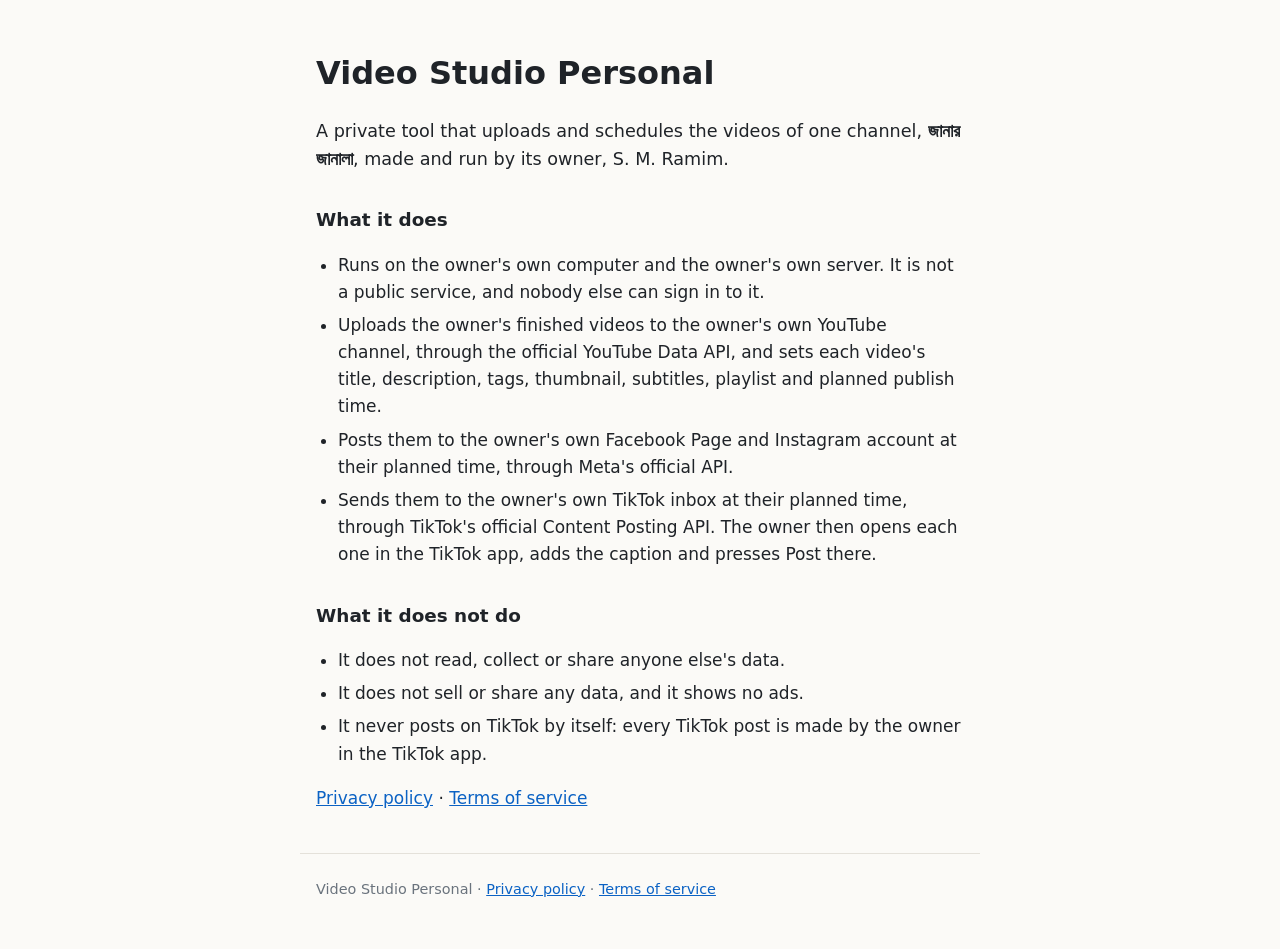
<file: index.html>
<!doctype html>
<html lang="en">
<head>
<meta charset="utf-8">
<meta name="viewport" content="width=device-width, initial-scale=1">
<title>Video Studio Personal</title>
<meta name="description" content="Video Studio Personal: a private tool that uploads and schedules videos to the owner's own YouTube channel, Facebook Page, Instagram and TikTok.">
<link rel="stylesheet" href="style.css">
</head>
<body>
<main>
  <h1>Video Studio Personal</h1>
  <p class="lead">A private tool that uploads and schedules the videos of one channel,
    <strong>জানার জানালা</strong>, made and run by its owner, S. M. Ramim.</p>

  <h2>What it does</h2>
  <ul>
    <li>Runs on the owner's own computer and the owner's own server. It is not a public service, and nobody
      else can sign in to it.</li>
    <li>Uploads the owner's finished videos to the owner's own YouTube channel, through the official YouTube Data API,
      and sets each video's title, description, tags, thumbnail, subtitles, playlist and planned publish time.</li>
    <li>Posts them to the owner's own Facebook Page and Instagram account at their planned time, through Meta's official API.</li>
    <li>Sends them to the owner's own TikTok inbox at their planned time, through TikTok's official Content Posting API.
      The owner then opens each one in the TikTok app, adds the caption and presses Post there.</li>
  </ul>

  <h2>What it does not do</h2>
  <ul>
    <li>It does not read, collect or share anyone else's data.</li>
    <li>It does not sell or share any data, and it shows no ads.</li>
    <li>It never posts on TikTok by itself: every TikTok post is made by the owner in the TikTok app.</li>
  </ul>

  <p><a href="privacy.html">Privacy policy</a> · <a href="terms.html">Terms of service</a></p>
</main>
<footer>Video Studio Personal · <a href="privacy.html">Privacy policy</a> · <a href="terms.html">Terms of service</a></footer>
</body>
</html>
</file>
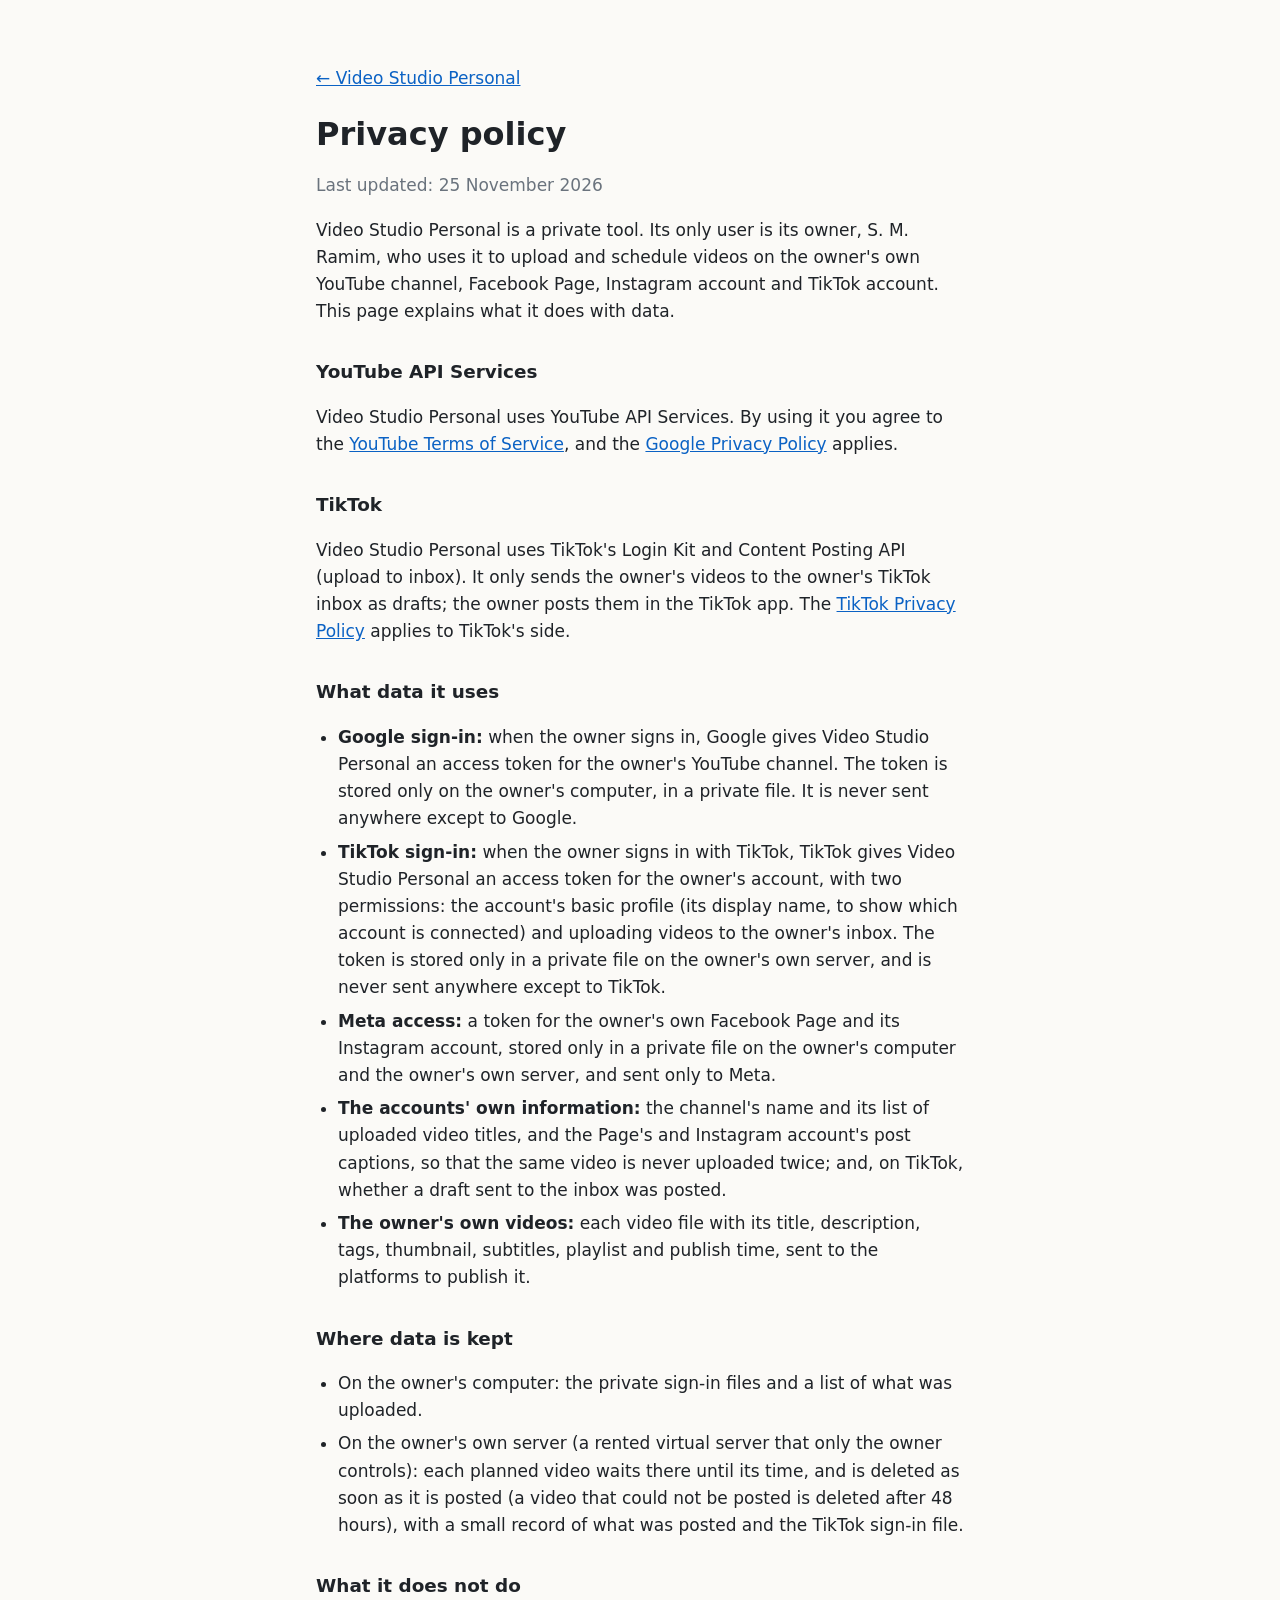
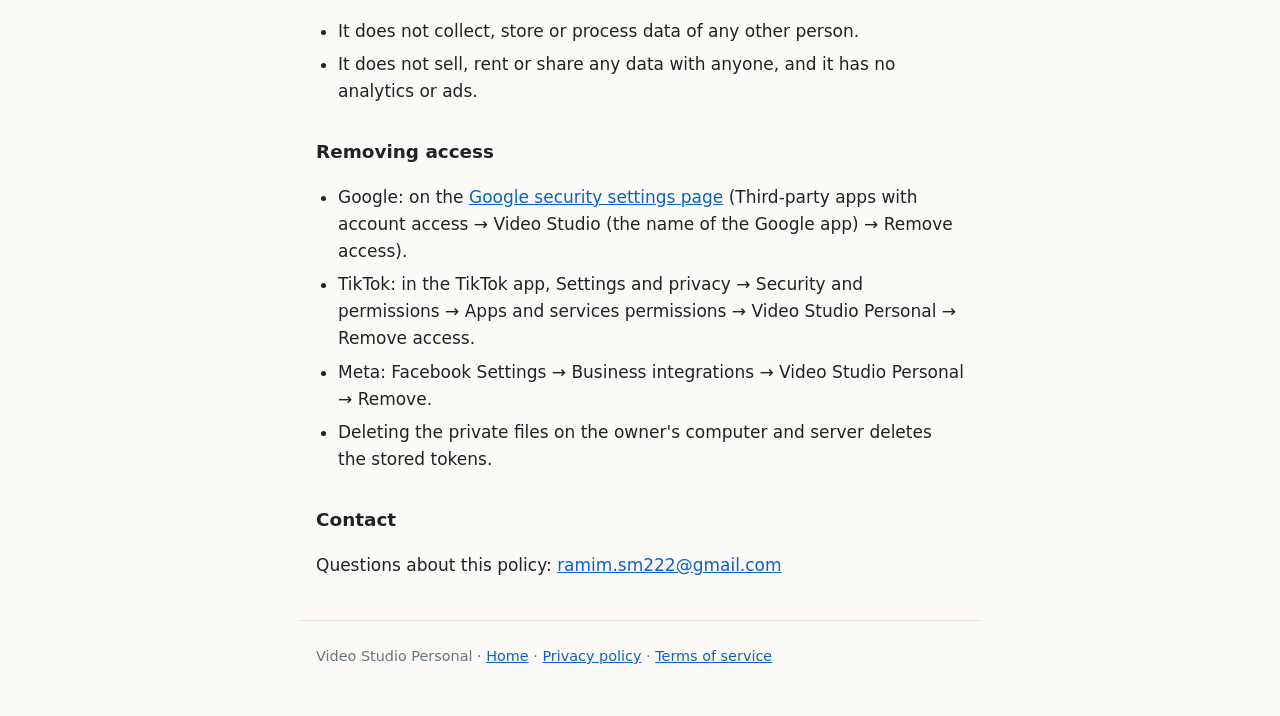
<file: privacy.html>
<!doctype html>
<html lang="en">
<head>
<meta charset="utf-8">
<meta name="viewport" content="width=device-width, initial-scale=1">
<title>Video Studio Personal Privacy</title>
<meta name="description" content="Privacy policy of Video Studio Personal, a private tool that uploads the owner's own videos to YouTube, Facebook, Instagram and TikTok.">
<link rel="stylesheet" href="style.css">
</head>
<body>
<main>
  <p><a href="index.html">← Video Studio Personal</a></p>
  <h1>Privacy policy</h1>
  <p class="muted">Last updated: 25 November 2026</p>

  <p>Video Studio Personal is a private tool. Its only user is its owner, S. M. Ramim, who uses it to upload and
    schedule videos on the owner's own YouTube channel, Facebook Page, Instagram account and TikTok account.
    This page explains what it does with data.</p>

  <h2>YouTube API Services</h2>
  <p>Video Studio Personal uses YouTube API Services. By using it you agree to the
    <a href="https://www.youtube.com/t/terms">YouTube Terms of Service</a>, and the
    <a href="https://policies.google.com/privacy">Google Privacy Policy</a> applies.</p>

  <h2>TikTok</h2>
  <p>Video Studio Personal uses TikTok's Login Kit and Content Posting API (upload to inbox). It only sends the
    owner's videos to the owner's TikTok inbox as drafts; the owner posts them in the TikTok app. The
    <a href="https://www.tiktok.com/legal/page/global/privacy-policy/en">TikTok Privacy Policy</a> applies to
    TikTok's side.</p>

  <h2>What data it uses</h2>
  <ul>
    <li><strong>Google sign-in:</strong> when the owner signs in, Google gives Video Studio Personal an access token
      for the owner's YouTube channel. The token is stored only on the owner's computer, in a private file.
      It is never sent anywhere except to Google.</li>
    <li><strong>TikTok sign-in:</strong> when the owner signs in with TikTok, TikTok gives Video Studio Personal an
      access token for the owner's account, with two permissions: the account's basic profile (its display
      name, to show which account is connected) and uploading videos to the owner's inbox. The token is stored
      only in a private file on the owner's own server, and is never sent anywhere except to TikTok.</li>
    <li><strong>Meta access:</strong> a token for the owner's own Facebook Page and its Instagram account,
      stored only in a private file on the owner's computer and the owner's own server, and sent only to Meta.</li>
    <li><strong>The accounts' own information:</strong> the channel's name and its list of uploaded video
      titles, and the Page's and Instagram account's post captions, so that the same video is never uploaded
      twice; and, on TikTok, whether a draft sent to the inbox was posted.</li>
    <li><strong>The owner's own videos:</strong> each video file with its title, description, tags,
      thumbnail, subtitles, playlist and publish time, sent to the platforms to publish it.</li>
  </ul>

  <h2>Where data is kept</h2>
  <ul>
    <li>On the owner's computer: the private sign-in files and a list of what was uploaded.</li>
    <li>On the owner's own server (a rented virtual server that only the owner controls): each planned video
      waits there until its time, and is deleted as soon as it is posted (a video that could not be posted is
      deleted after 48 hours), with a small record of what was posted and the TikTok sign-in file.</li>
  </ul>

  <h2>What it does not do</h2>
  <ul>
    <li>It does not collect, store or process data of any other person.</li>
    <li>It does not sell, rent or share any data with anyone, and it has no analytics or ads.</li>
  </ul>

  <h2>Removing access</h2>
  <ul>
    <li>Google: on the <a href="https://security.google.com/settings/security/permissions">Google security
      settings page</a> (Third-party apps with account access → Video Studio (the name of the Google app) → Remove access).</li>
    <li>TikTok: in the TikTok app, Settings and privacy → Security and permissions → Apps and services
      permissions → Video Studio Personal → Remove access.</li>
    <li>Meta: Facebook Settings → Business integrations → Video Studio Personal → Remove.</li>
    <li>Deleting the private files on the owner's computer and server deletes the stored tokens.</li>
  </ul>

  <h2>Contact</h2>
  <p>Questions about this policy: <a href="mailto:ramim.sm222@gmail.com">ramim.sm222@gmail.com</a></p>
</main>
<footer>Video Studio Personal · <a href="index.html">Home</a> · <a href="privacy.html">Privacy policy</a> · <a href="terms.html">Terms of service</a></footer>
</body>
</html>
</file>
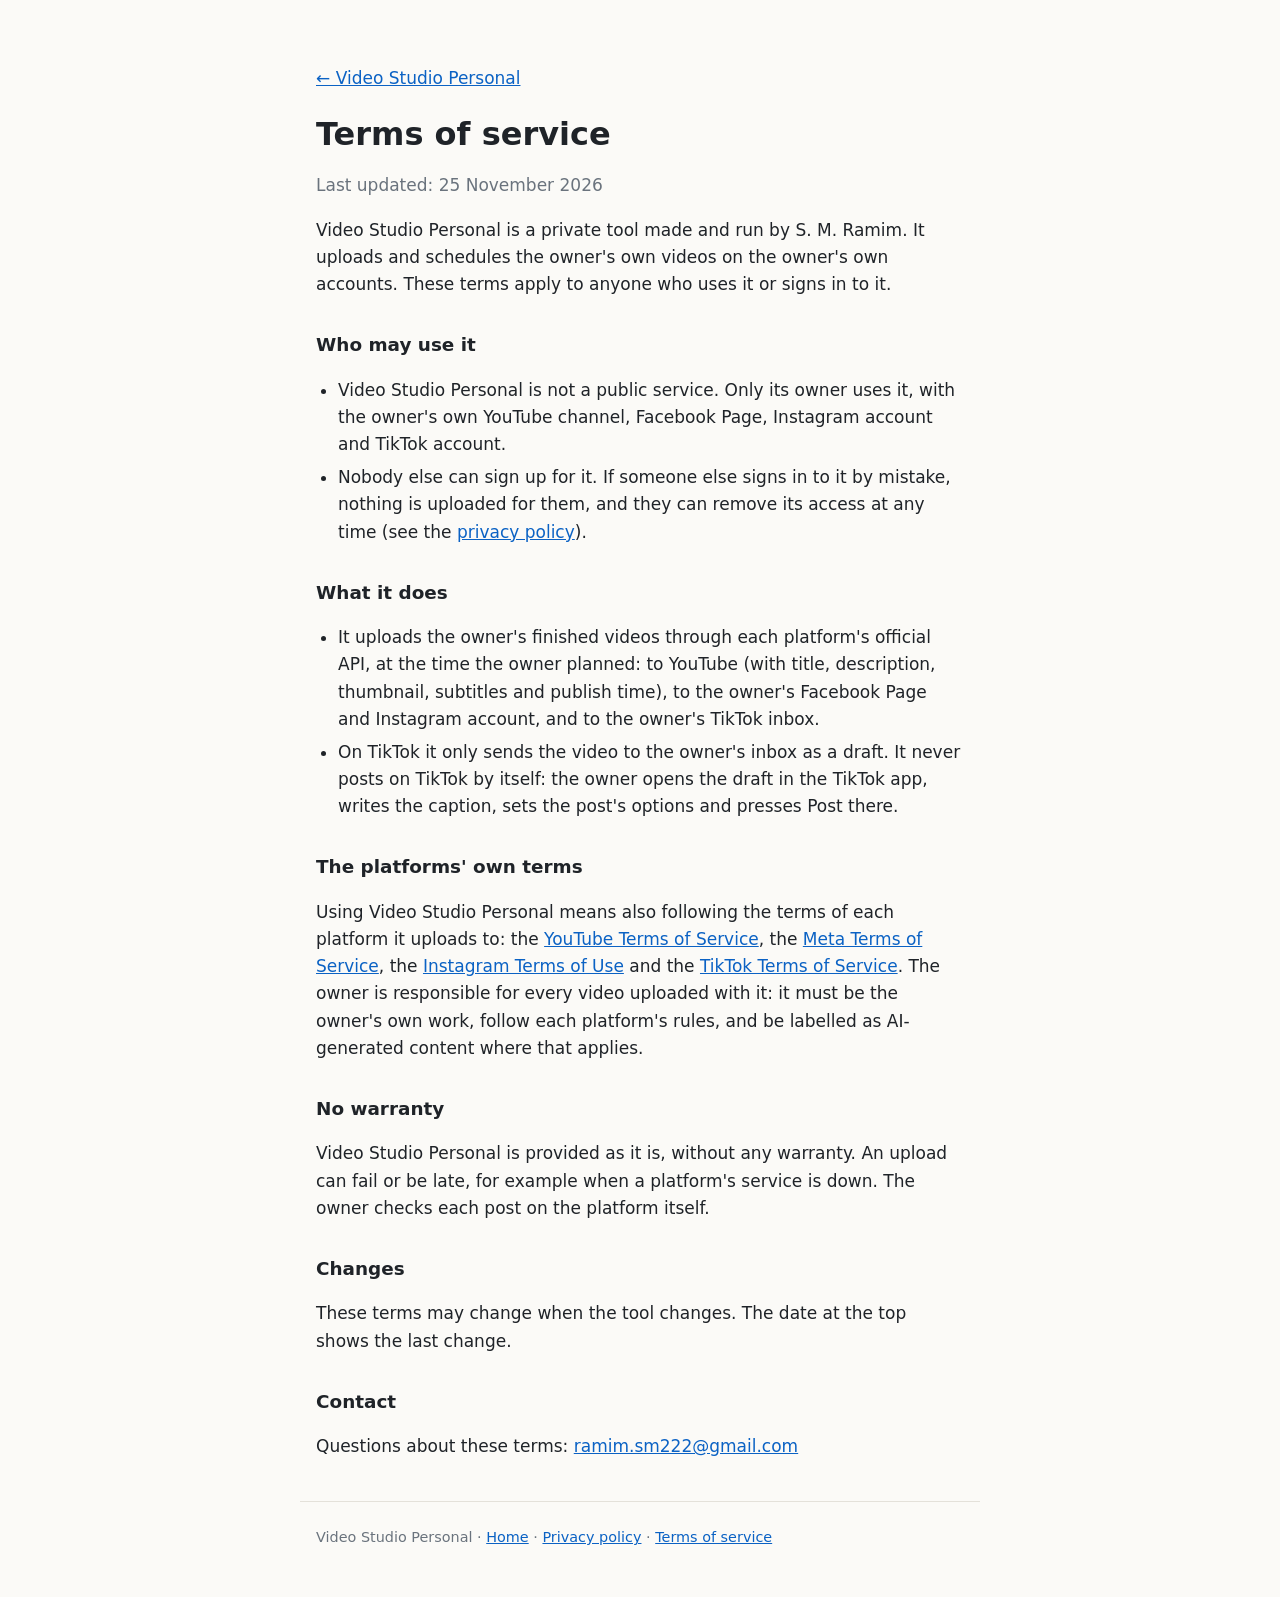
<file: terms.html>
<!doctype html>
<html lang="en">
<head>
<meta charset="utf-8">
<meta name="viewport" content="width=device-width, initial-scale=1">
<title>Video Studio Personal Terms</title>
<meta name="description" content="Terms of service of Video Studio Personal, a private tool that uploads the owner's own videos.">
<link rel="stylesheet" href="style.css">
</head>
<body>
<main>
  <p><a href="index.html">← Video Studio Personal</a></p>
  <h1>Terms of service</h1>
  <p class="muted">Last updated: 25 November 2026</p>

  <p>Video Studio Personal is a private tool made and run by S. M. Ramim. It uploads and schedules the owner's own
    videos on the owner's own accounts. These terms apply to anyone who uses it or signs in to it.</p>

  <h2>Who may use it</h2>
  <ul>
    <li>Video Studio Personal is not a public service. Only its owner uses it, with the owner's own YouTube channel,
      Facebook Page, Instagram account and TikTok account.</li>
    <li>Nobody else can sign up for it. If someone else signs in to it by mistake, nothing is uploaded for
      them, and they can remove its access at any time (see the <a href="privacy.html">privacy policy</a>).</li>
  </ul>

  <h2>What it does</h2>
  <ul>
    <li>It uploads the owner's finished videos through each platform's official API, at the time the owner
      planned: to YouTube (with title, description, thumbnail, subtitles and publish time), to the owner's
      Facebook Page and Instagram account, and to the owner's TikTok inbox.</li>
    <li>On TikTok it only sends the video to the owner's inbox as a draft. It never posts on TikTok by itself:
      the owner opens the draft in the TikTok app, writes the caption, sets the post's options and presses
      Post there.</li>
  </ul>

  <h2>The platforms' own terms</h2>
  <p>Using Video Studio Personal means also following the terms of each platform it uploads to:
    the <a href="https://www.youtube.com/t/terms">YouTube Terms of Service</a>,
    the <a href="https://www.facebook.com/terms.php">Meta Terms of Service</a>,
    the <a href="https://help.instagram.com/581066165581870">Instagram Terms of Use</a> and
    the <a href="https://www.tiktok.com/legal/page/global/terms-of-service/en">TikTok Terms of Service</a>.
    The owner is responsible for every video uploaded with it: it must be the owner's own work, follow
    each platform's rules, and be labelled as AI-generated content where that applies.</p>

  <h2>No warranty</h2>
  <p>Video Studio Personal is provided as it is, without any warranty. An upload can fail or be late, for example when
    a platform's service is down. The owner checks each post on the platform itself.</p>

  <h2>Changes</h2>
  <p>These terms may change when the tool changes. The date at the top shows the last change.</p>

  <h2>Contact</h2>
  <p>Questions about these terms: <a href="mailto:ramim.sm222@gmail.com">ramim.sm222@gmail.com</a></p>
</main>
<footer>Video Studio Personal · <a href="index.html">Home</a> · <a href="privacy.html">Privacy policy</a> · <a href="terms.html">Terms of service</a></footer>
</body>
</html>
</file>
<file: style.css>
:root { --bg: #fbfaf7; --fg: #1f2328; --muted: #6a737d; --link: #0b62c4; --line: #e4e1da; }
@media (prefers-color-scheme: dark) {
  :root { --bg: #16181b; --fg: #e6e6e6; --muted: #9aa0a6; --link: #7ab4ff; --line: #2c3036; }
}
* { box-sizing: border-box; }
body { margin: 0; background: var(--bg); color: var(--fg);
  font: 17px/1.6 system-ui, -apple-system, "Segoe UI", Roboto, sans-serif; }
main { max-width: 680px; margin: 0 auto; padding: 48px 16px 24px; }
h1 { font-size: 2rem; margin: 0 0 12px; }
h2 { font-size: 1.15rem; margin: 32px 0 8px; }
.lead { font-size: 1.1rem; }
.muted { color: var(--muted); margin-top: 0; }
a { color: var(--link); }
ul { padding-left: 22px; }
li { margin: 6px 0; }
footer { max-width: 680px; margin: 0 auto; padding: 24px 16px 48px; border-top: 1px solid var(--line);
  color: var(--muted); font-size: 0.9rem; }
</file>
